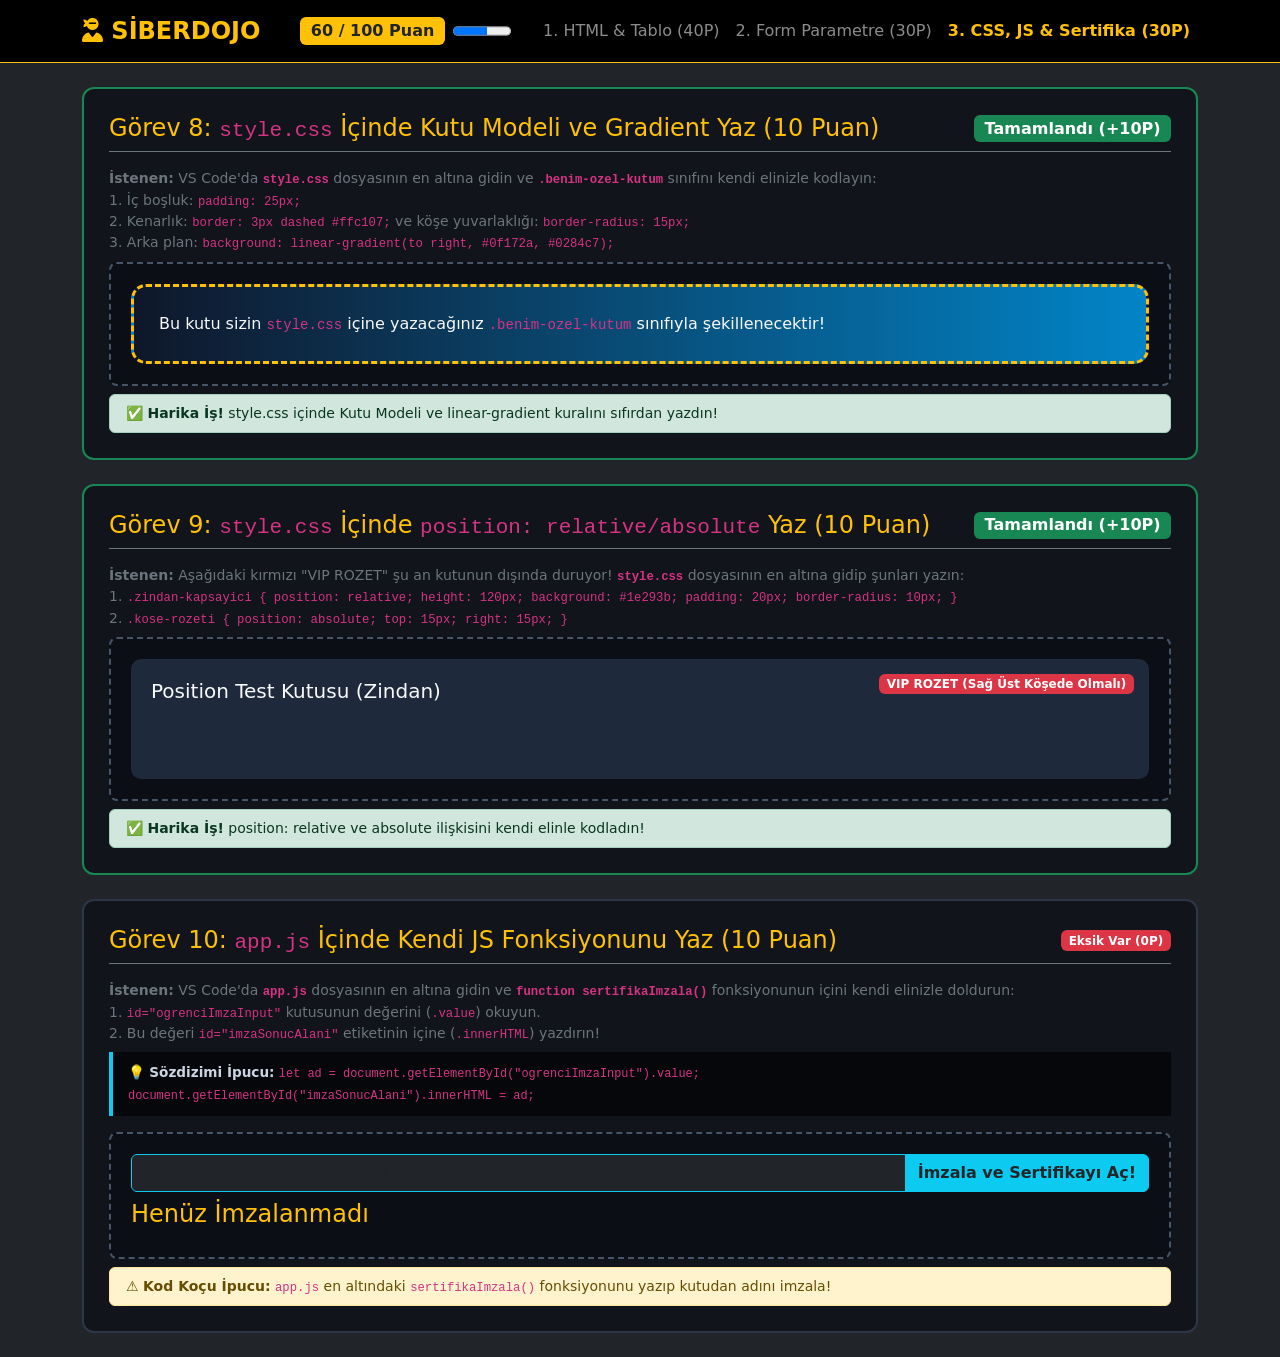
<file: css-js-dojo.html>
<!DOCTYPE html>
<html lang="tr">
<head>
    <meta charset="UTF-8">
    <meta name="viewport" content="width=device-width, initial-scale=1.0">
    <title>3. Aşama: CSS, JS ve Sertifika | SiberDojo</title>
    <link href="https://cdn.jsdelivr.net/npm/bootstrap@5.3.0/dist/css/bootstrap.min.css" rel="stylesheet">
    <link rel="stylesheet" href="https://cdnjs.cloudflare.com/ajax/libs/font-awesome/6.4.0/css/all.min.css">
    <link rel="stylesheet" href="style.css">
</head>
<body class="bg-dark text-light">

    <nav class="navbar navbar-expand-lg navbar-dark bg-black border-bottom border-warning sticky-top">
        <div class="container">
            <a class="navbar-brand fw-bold text-warning fs-4" href="index.html">
                <i class="fa-solid fa-user-ninja"></i> SİBER<span>DOJO</span>
            </a>
            <div class="d-flex align-items-center flex-grow-1 mx-lg-4 my-2 my-lg-0">
                <span class="badge bg-warning text-dark me-2 fs-6" id="toplamPuanRozet">0 / 100 Puan</span>
                <progress id="genelIlerlemeBari" value="0" max="100" class="w-100" style="height: 18px;"></progress>
            </div>
            <div class="navbar-nav ms-auto">
                <a class="nav-link" href="index.html">1. HTML & Tablo (40P)</a>
                <a class="nav-link" href="form-dojo.html">2. Form Parametre (30P)</a>
                <a class="nav-link active text-warning fw-bold" href="css-js-dojo.html">3. CSS, JS & Sertifika (30P)</a>
            </div>
        </div>
    </nav>

    <main class="container my-4">

        <!-- 🏆 100 PUANDA AÇILAN GİZLİ BAŞARI SERTİFİKASI -->
        <div id="sertifikaKutusu" class="p-5 rounded text-center mb-5" style="display: none; background: linear-gradient(135deg, #0f172a, #1e3a8a); border: 4px double #ffc107;">
            <i class="fa-solid fa-trophy display-1 text-warning mb-3"></i>
            <h1 class="text-warning fw-bold">USTA WEB GELİŞTİRİCİ SERTİFİKASI</h1>
            <p class="fs-5 text-light">Bu sertifika, SiberDojo'daki 10 kodlama aşamasının tamamını <strong>kendi eliyle sıfırdan kodlayarak</strong> 100/100 tam puan alan:</p>
            <h2 id="sertifikaOgrenciAdi" class="bg-black text-info d-inline-block px-5 py-2 rounded border border-info my-2">ÖĞRENCİ ADI</h2>
            <p class="text-secondary mt-2 mb-0">Zonguldak MTAL Bilişim Teknolojileri Alanı | Doğrulama Kodu: #DOJO-100-OK</p>
        </div>

        <!-- =================================================================
             GÖREV 8: CSS KUTU MODELİ VE LINEAR-GRADIENT KODLA (10 PUAN)
             ================================================================= -->
        <section class="dojo-kart mb-4" id="kart-gorev8">
            <div class="d-flex justify-content-between align-items-center border-bottom border-secondary pb-2 mb-3">
                <h4 class="text-warning mb-0">Görev 8: <code>style.css</code> İçinde Kutu Modeli ve Gradient Yaz (10 Puan)</h4>
                <span id="durum-8" class="badge bg-danger">Bekleniyor (0P)</span>
            </div>
            <p class="small text-secondary mb-2">
                <strong>İstenen:</strong> VS Code'da <strong><code>style.css</code></strong> dosyasının en altına gidin ve <strong><code>.benim-ozel-kutum</code></strong> sınıfını kendi elinizle kodlayın:<br>
1. İç boşluk: <code>padding: 25px;</code><br>
2. Kenarlık: <code>border: 3px dashed #ffc107;</code> ve köşe yuvarlaklığı: <code>border-radius: 15px;</code><br>
3. Arka plan: <code>background: linear-gradient(to right, #0f172a, #0284c7);</code>
            </p>

            <div id="insa-8" class="insaat-alani">
                <div id="testKutu8" class="benim-ozel-kutum">
                    Bu kutu sizin <code>style.css</code> içine yazacağınız <code>.benim-ozel-kutum</code> sınıfıyla şekillenecektir!
                </div>
            </div>
            <div id="mesaj-8" class="koc-mesaji mt-2"></div>
        </section>

        <!-- =================================================================
             GÖREV 9: CSS POSITION RELATIVE & ABSOLUTE KODLA (10 PUAN)
             ================================================================= -->
        <section class="dojo-kart mb-4" id="kart-gorev9">
            <div class="d-flex justify-content-between align-items-center border-bottom border-secondary pb-2 mb-3">
                <h4 class="text-warning mb-0">Görev 9: <code>style.css</code> İçinde <code>position: relative/absolute</code> Yaz (10 Puan)</h4>
                <span id="durum-9" class="badge bg-danger">Bekleniyor (0P)</span>
            </div>
            <p class="small text-secondary mb-2">
                <strong>İstenen:</strong> Aşağıdaki kırmızı "VIP ROZET" şu an kutunun dışında duruyor! <strong><code>style.css</code></strong> dosyasının en altına gidip şunları yazın:<br>
1. <code>.zindan-kapsayici { position: relative; height: 120px; background: #1e293b; padding: 20px; border-radius: 10px; }</code><br>
2. <code>.kose-rozeti { position: absolute; top: 15px; right: 15px; }</code>
            </p>

            <div id="insa-9" class="insaat-alani">
                <div id="testZindan9" class="zindan-kapsayici">
                    <h5>Position Test Kutusu (Zindan)</h5>
                    <span id="testRozet9" class="badge bg-danger kose-rozeti">VIP ROZET (Sağ Üst Köşede Olmalı)</span>
                </div>
            </div>
            <div id="mesaj-9" class="koc-mesaji mt-2"></div>
        </section>

        <!-- =================================================================
             GÖREV 10: JAVASCRIPT FONKSİYONU VE DOM KODLA (10 PUAN)
             ================================================================= -->
        <section class="dojo-kart mb-4" id="kart-gorev10">
            <div class="d-flex justify-content-between align-items-center border-bottom border-secondary pb-2 mb-3">
                <h4 class="text-warning mb-0">Görev 10: <code>app.js</code> İçinde Kendi JS Fonksiyonunu Yaz (10 Puan)</h4>
                <span id="durum-10" class="badge bg-danger">Bekleniyor (0P)</span>
            </div>
            <p class="small text-secondary mb-2">
                <strong>İstenen:</strong> VS Code'da <strong><code>app.js</code></strong> dosyasının en altına gidin ve <strong><code>function sertifikaImzala()</code></strong> fonksiyonunun içini kendi elinizle doldurun:<br>
1. <code>id="ogrenciImzaInput"</code> kutusunun değerini (<code>.value</code>) okuyun.<br>
2. Bu değeri <code>id="imzaSonucAlani"</code> etiketinin içine (<code>.innerHTML</code>) yazdırın!
            </p>
            <div class="ipucu-kutusu mb-3">
                💡 <strong>Sözdizimi İpucu:</strong> <code>let ad = document.getElementById("ogrenciImzaInput").value;</code><br>
                <code>document.getElementById("imzaSonucAlani").innerHTML = ad;</code>
            </div>

            <div id="insa-10" class="insaat-alani">
                <div class="input-group mb-2">
                    <input type="text" id="ogrenciImzaInput" class="form-control bg-dark text-light border-info" placeholder="Sertifika için Adınızı Soyadınızı ve Okul Numaranızı yazın...">
                    <button onclick="sertifikaImzala(); dojoKontrolEt();" class="btn btn-info fw-bold text-dark">
                        İmzala ve Sertifikayı Aç!
                    </button>
                </div>
                <h4 id="imzaSonucAlani" class="text-warning mt-2">Henüz İmzalanmadı</h4>
            </div>
            <div id="mesaj-10" class="koc-mesaji mt-2"></div>
        </section>

    </main>

    <script src="https://code.jquery.com/jquery-3.6.0.min.js"></script>
    <script src="https://cdn.jsdelivr.net/npm/bootstrap@5.3.0/dist/js/bootstrap.bundle.min.js"></script>
    <script src="app.js"></script>
</body>
</html>
</file>
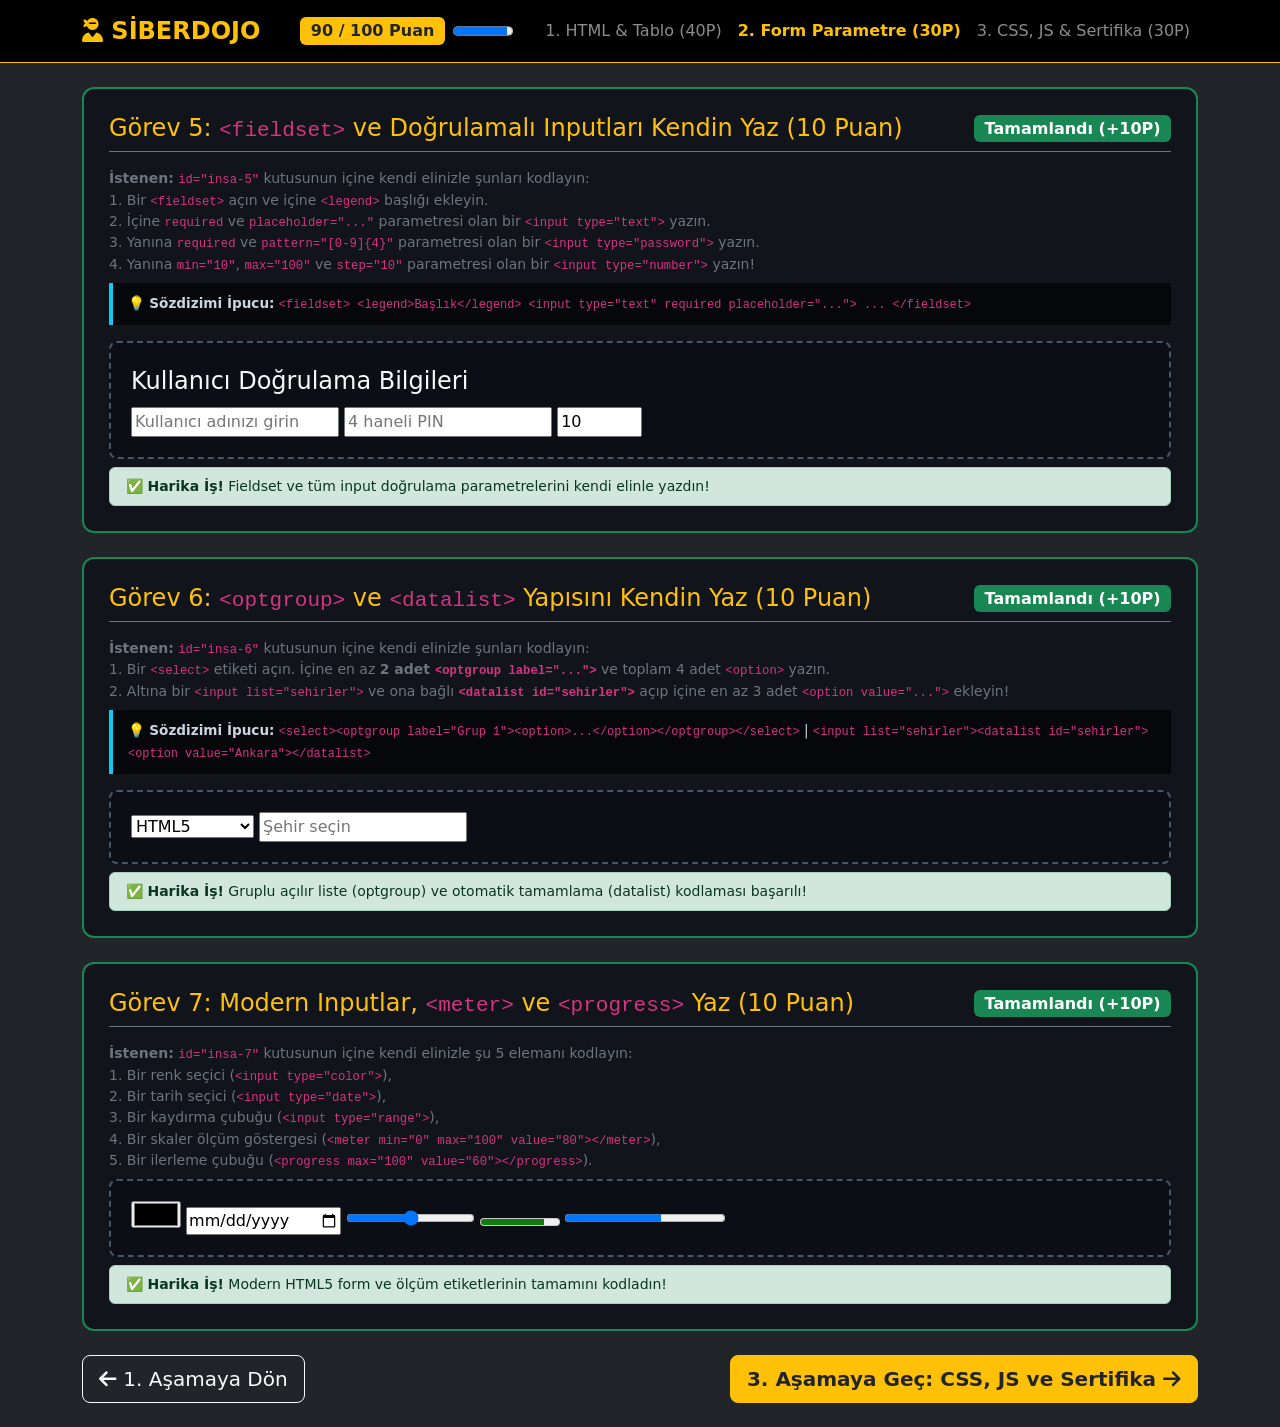
<file: form-dojo.html>
<!DOCTYPE html>
<html lang="tr">
<head>
    <meta charset="UTF-8">
    <meta name="viewport" content="width=device-width, initial-scale=1.0">
    <title>2. Aşama: Form Parametre Dojo'su | SiberDojo</title>
    <link href="https://cdn.jsdelivr.net/npm/bootstrap@5.3.0/dist/css/bootstrap.min.css" rel="stylesheet">
    <link rel="stylesheet" href="https://cdnjs.cloudflare.com/ajax/libs/font-awesome/6.4.0/css/all.min.css">
    <link rel="stylesheet" href="style.css">
</head>
<body class="bg-dark text-light">

    <nav class="navbar navbar-expand-lg navbar-dark bg-black border-bottom border-warning sticky-top">
        <div class="container">
            <a class="navbar-brand fw-bold text-warning fs-4" href="index.html">
                <i class="fa-solid fa-user-ninja"></i> SİBER<span>DOJO</span>
            </a>
            <div class="d-flex align-items-center flex-grow-1 mx-lg-4 my-2 my-lg-0">
                <span class="badge bg-warning text-dark me-2 fs-6" id="toplamPuanRozet">0 / 100 Puan</span>
                <progress id="genelIlerlemeBari" value="0" max="100" class="w-100" style="height: 18px;"></progress>
            </div>
            <div class="navbar-nav ms-auto">
                <a class="nav-link" href="index.html">1. HTML & Tablo (40P)</a>
                <a class="nav-link active text-warning fw-bold" href="form-dojo.html">2. Form Parametre (30P)</a>
                <a class="nav-link" href="css-js-dojo.html">3. CSS, JS & Sertifika (30P)</a>
            </div>
        </div>
    </nav>

    <main class="container my-4">

        <!-- =================================================================
             GÖREV 5: FIELDSET, LEGEND VE DOĞRULAMALI INPUTLAR (10 PUAN)
             ================================================================= -->
        <section class="dojo-kart mb-4" id="kart-gorev5">
            <div class="d-flex justify-content-between align-items-center border-bottom border-secondary pb-2 mb-3">
                <h4 class="text-warning mb-0">Görev 5: <code>&lt;fieldset&gt;</code> ve Doğrulamalı Inputları Kendin Yaz (10 Puan)</h4>
                <span id="durum-5" class="badge bg-danger">Bekleniyor (0P)</span>
            </div>
            <p class="small text-secondary mb-2">
                <strong>İstenen:</strong> <code>id="insa-5"</code> kutusunun içine kendi elinizle şunları kodlayın:<br>
1. Bir <code>&lt;fieldset&gt;</code> açın ve içine <code>&lt;legend&gt;</code> başlığı ekleyin.<br>
2. İçine <code>required</code> ve <code>placeholder="..."</code> parametresi olan bir <code>&lt;input type="text"&gt;</code> yazın.<br>
3. Yanına <code>required</code> ve <code>pattern="[0-9]{4}"</code> parametresi olan bir <code>&lt;input type="password"&gt;</code> yazın.<br>
4. Yanına <code>min="10"</code>, <code>max="100"</code> ve <code>step="10"</code> parametresi olan bir <code>&lt;input type="number"&gt;</code> yazın!
            </p>
            <div class="ipucu-kutusu mb-3">
                💡 <strong>Sözdizimi İpucu:</strong> <code>&lt;fieldset&gt; &lt;legend&gt;Başlık&lt;/legend&gt; &lt;input type="text" required placeholder="..."&gt; ... &lt;/fieldset&gt;</code>
            </div>

            <!-- ✍️ ÖĞRENCİ İNŞAAT ALANI 5 -->
            <div id="insa-5" class="insaat-alani">
                <!-- ✍️ GÖREV 5 KODLARINIZI BURAYA KENDİ ELİNİZLE YAZIN: -->
                <fieldset>
                    <legend>Kullanıcı Doğrulama Bilgileri</legend>
                    <input type="text" required placeholder="Kullanıcı adınızı girin">
                    <input type="password" required pattern="[0-9]{4}" placeholder="4 haneli PIN">
                    <input type="number" min="10" max="100" step="10" value="10">
                </fieldset>

            </div>
            <div id="mesaj-5" class="koc-mesaji mt-2"></div>
        </section>

        <!-- =================================================================
             GÖREV 6: SELECT, OPTGROUP VE DATALIST KODLAMA (10 PUAN)
             ================================================================= -->
        <section class="dojo-kart mb-4" id="kart-gorev6">
            <div class="d-flex justify-content-between align-items-center border-bottom border-secondary pb-2 mb-3">
                <h4 class="text-warning mb-0">Görev 6: <code>&lt;optgroup&gt;</code> ve <code>&lt;datalist&gt;</code> Yapısını Kendin Yaz (10 Puan)</h4>
                <span id="durum-6" class="badge bg-danger">Bekleniyor (0P)</span>
            </div>
            <p class="small text-secondary mb-2">
                <strong>İstenen:</strong> <code>id="insa-6"</code> kutusunun içine kendi elinizle şunları kodlayın:<br>
1. Bir <code>&lt;select&gt;</code> etiketi açın. İçine en az <strong>2 adet <code>&lt;optgroup label="..."&gt;</code></strong> ve toplam 4 adet <code>&lt;option&gt;</code> yazın.<br>
2. Altına bir <code>&lt;input list="sehirler"&gt;</code> ve ona bağlı <strong><code>&lt;datalist id="sehirler"&gt;</code></strong> açıp içine en az 3 adet <code>&lt;option value="..."&gt;</code> ekleyin!
            </p>
            <div class="ipucu-kutusu mb-3">
                💡 <strong>Sözdizimi İpucu:</strong> <code>&lt;select&gt;&lt;optgroup label="Grup 1"&gt;&lt;option&gt;...&lt;/option&gt;&lt;/optgroup&gt;&lt;/select&gt;</code> | <code>&lt;input list="sehirler"&gt;&lt;datalist id="sehirler"&gt;&lt;option value="Ankara"&gt;&lt;/datalist&gt;</code>
            </div>

            <!-- ✍️ ÖĞRENCİ İNŞAAT ALANI 6 -->
            <div id="insa-6" class="insaat-alani">
                <!-- ✍️ GÖREV 6 KODLARINIZI BURAYA KENDİ ELİNİZLE YAZIN: -->
                <select>
                    <optgroup label="Web Teknolojileri">
                        <option value="html">HTML5</option>
                        <option value="css">CSS3</option>
                    </optgroup>
                    <optgroup label="Programlama">
                        <option value="csharp">C#</option>
                        <option value="js">JavaScript</option>
                    </optgroup>
                </select>
                <input list="sehirler" placeholder="Şehir seçin">
                <datalist id="sehirler">
                    <option value="Zonguldak">
                    <option value="Ankara">
                    <option value="İstanbul">
                </datalist>

            </div>
            <div id="mesaj-6" class="koc-mesaji mt-2"></div>
        </section>

        <!-- =================================================================
             GÖREV 7: COLOR, RANGE, DATE, METER VE PROGRESS KODLAMA (10 PUAN)
             ================================================================= -->
        <section class="dojo-kart mb-4" id="kart-gorev7">
            <div class="d-flex justify-content-between align-items-center border-bottom border-secondary pb-2 mb-3">
                <h4 class="text-warning mb-0">Görev 7: Modern Inputlar, <code>&lt;meter&gt;</code> ve <code>&lt;progress&gt;</code> Yaz (10 Puan)</h4>
                <span id="durum-7" class="badge bg-danger">Bekleniyor (0P)</span>
            </div>
            <p class="small text-secondary mb-2">
                <strong>İstenen:</strong> <code>id="insa-7"</code> kutusunun içine kendi elinizle şu 5 elemanı kodlayın:<br>
1. Bir renk seçici (<code>&lt;input type="color"&gt;</code>),<br>
2. Bir tarih seçici (<code>&lt;input type="date"&gt;</code>),<br>
3. Bir kaydırma çubuğu (<code>&lt;input type="range"&gt;</code>),<br>
4. Bir skaler ölçüm göstergesi (<code>&lt;meter min="0" max="100" value="80"&gt;&lt;/meter&gt;</code>),<br>
5. Bir ilerleme çubuğu (<code>&lt;progress max="100" value="60"&gt;&lt;/progress&gt;</code>).
            </p>

            <!-- ✍️ ÖĞRENCİ İNŞAAT ALANI 7 -->
            <div id="insa-7" class="insaat-alani">
                <!-- ✍️ GÖREV 7 KODLARINIZI BURAYA KENDİ ELİNİZLE YAZIN: -->
                <input type="color">
                <input type="date">
                <input type="range">
                <meter min="0" max="100" value="80"></meter>
                <progress max="100" value="60"></progress>

            </div>
            <div id="mesaj-7" class="koc-mesaji mt-2"></div>
        </section>

        <div class="d-flex justify-content-between">
            <a href="index.html" class="btn btn-outline-light btn-lg"><i class="fa-solid fa-arrow-left"></i> 1. Aşamaya Dön</a>
            <a href="css-js-dojo.html" class="btn btn-warning btn-lg fw-bold text-dark">
3. Aşamaya Geç: CSS, JS ve Sertifika <i class="fa-solid fa-arrow-right"></i>
            </a>
        </div>
    </main>

    <script src="https://code.jquery.com/jquery-3.6.0.min.js"></script>
    <script src="https://cdn.jsdelivr.net/npm/bootstrap@5.3.0/dist/js/bootstrap.bundle.min.js"></script>
    <script src="app.js"></script>
</body>
</html>
</file>
<file: style.css>
.dojo-kart {
    background-color: #11141a;
    border: 2px solid #2d3748;
    border-radius: 12px;
    padding: 25px;
}

.ipucu-kutusu {
    background-color: #05070a;
    border-left: 4px solid #0dcaf0;
    padding: 10px 15px;
    font-size: 0.85em;
    color: #cbd5e1;
}

.insaat-alani {
    background-color: #0b0e14;
    border: 2px dashed #475569;
    border-radius: 8px;
    padding: 20px;
    min-height: 70px;
}

/* =================================================================
   ✍️ ÖĞRENCİ CSS KODLAMA ALANI (GÖREV 8 VE GÖREV 9'U BURAYA YAZIN)
   ================================================================= */

/* GÖREV 8: .benim-ozel-kutum sınıfını aşağıya kendi elinizle yazın: */
.benim-ozel-kutum {
    padding: 25px;
    border: 3px dashed #ffc107;
    border-radius: 15px;
    background: linear-gradient(to right, #0f172a, #0284c7);
}


/* GÖREV 9: .zindan-kapsayici ve .kose-rozeti sınıflarını aşağıya kendi elinizle yazın: */
.zindan-kapsayici {
    position: relative;
    height: 120px;
    background: #1e293b;
    padding: 20px;
    border-radius: 10px;
}

.kose-rozeti {
    position: absolute;
    top: 15px;
    right: 15px;
}
</file>
